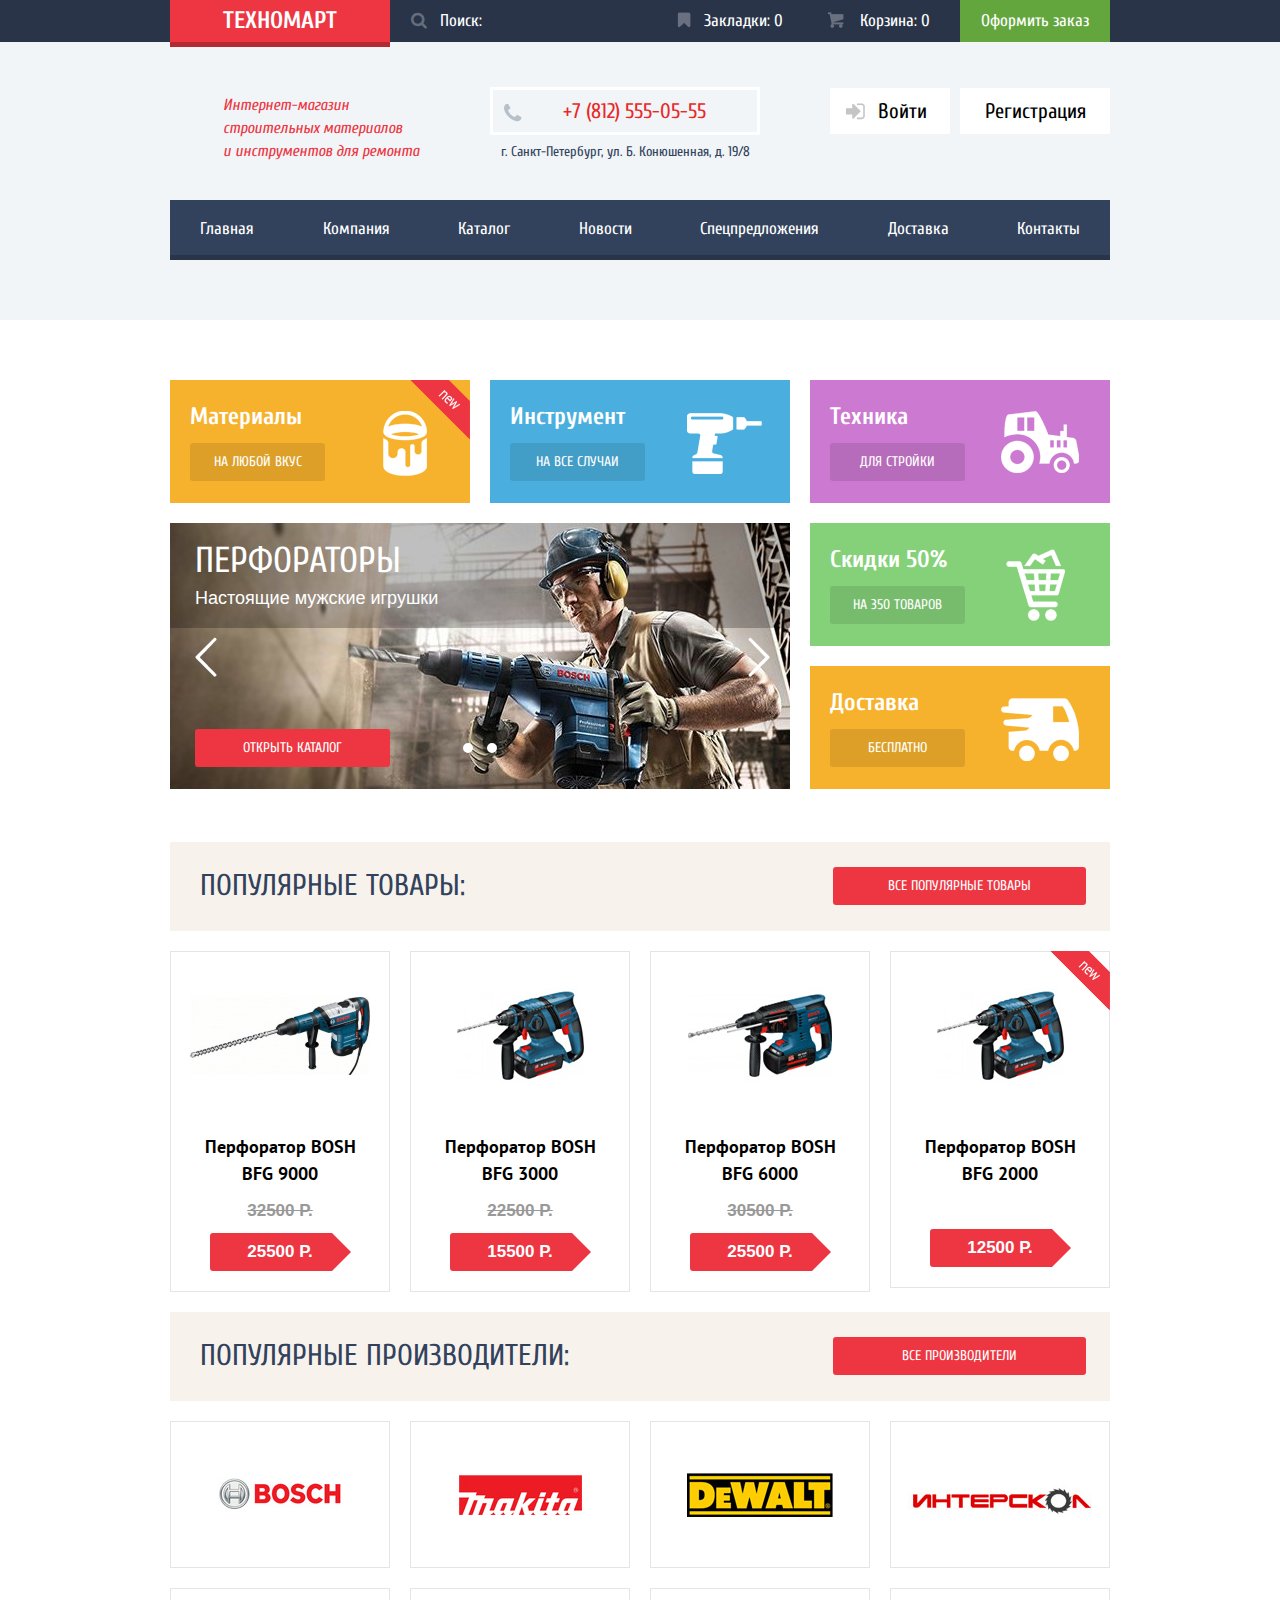
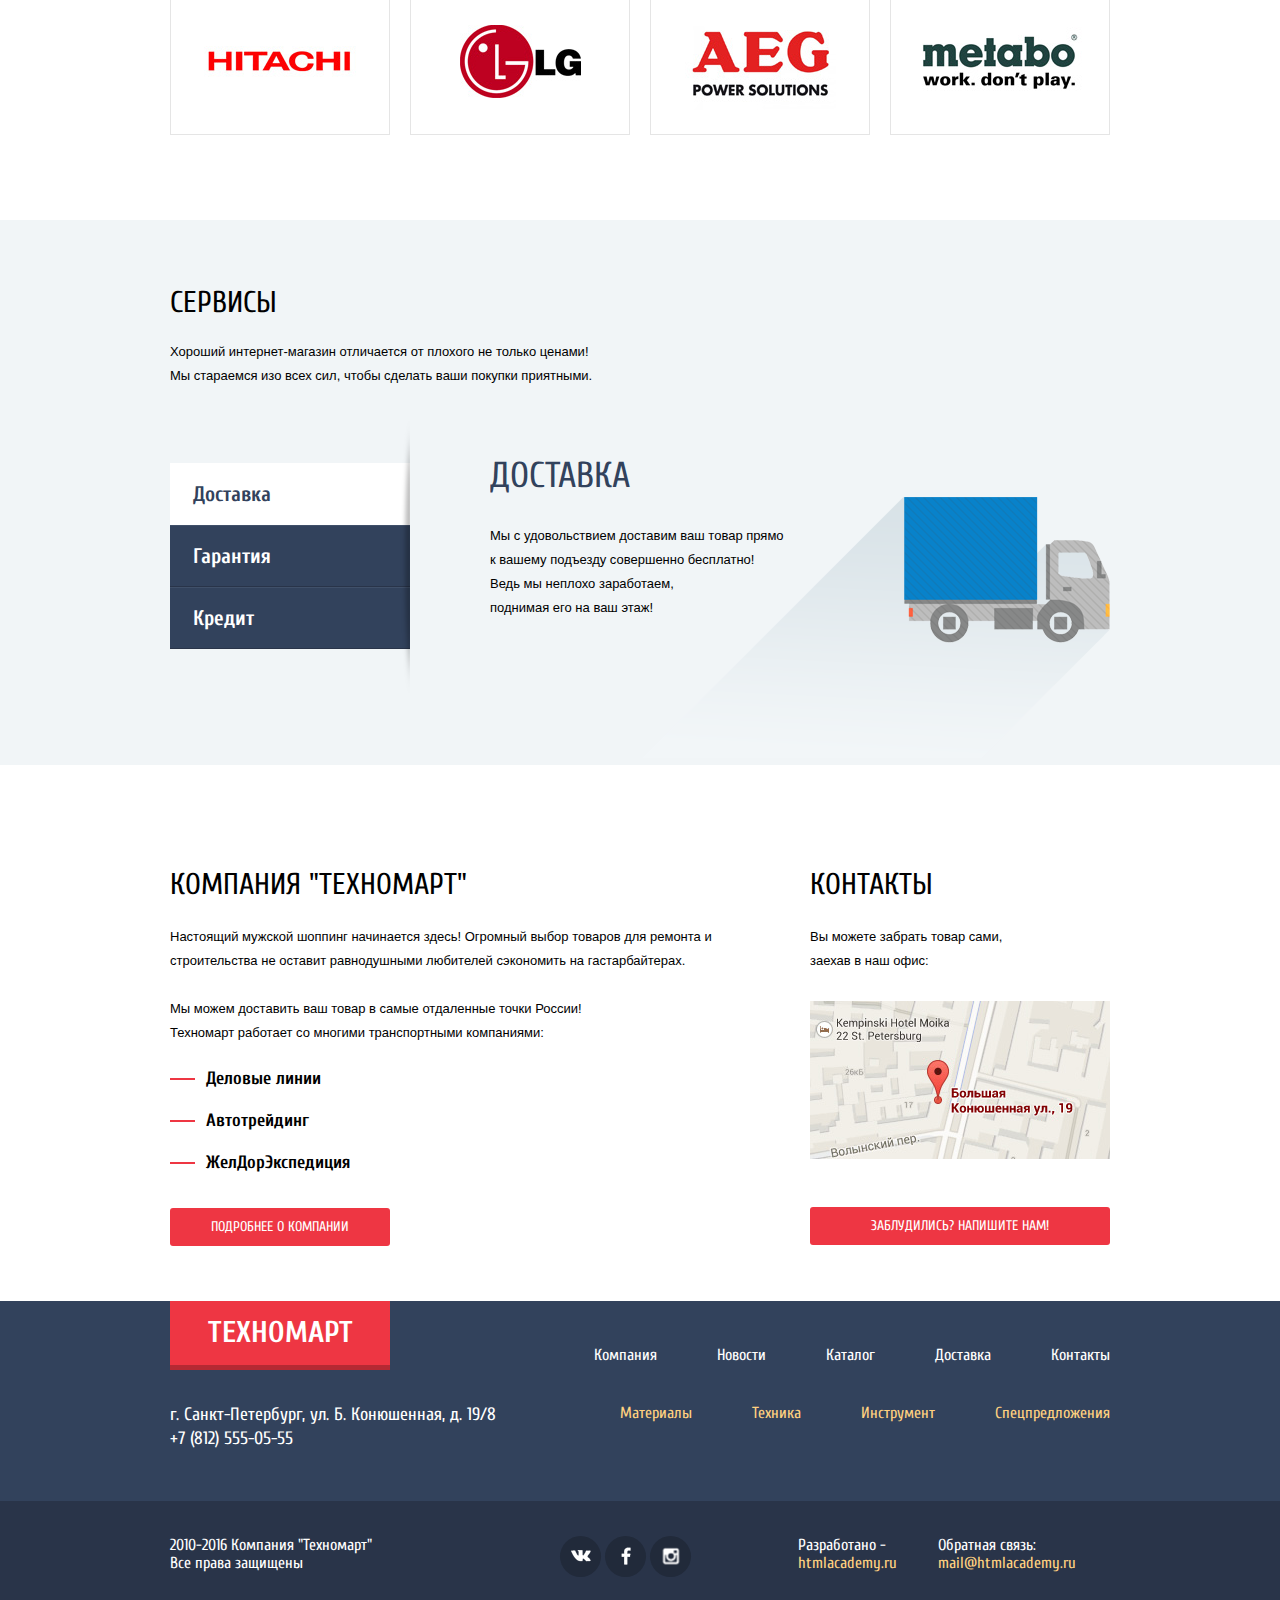
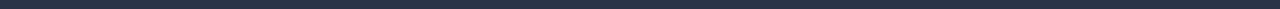
<file: index.html>
<!DOCTYPE html>
<html lang="ru">
  <head>
    <meta charset="utf-8">
    <title>Техномарт</title>
    <link href="css/normalize.css" rel="stylesheet">
    <link href="https://fonts.googleapis.com/css?family=PT+Sans:400,700&subset=latin,cyrillic" rel="stylesheet" type="text/css">
    <link href="https://fonts.googleapis.com/css?family=Cuprum:400,400italic,700&subset=latin,cyrillic" rel="stylesheet" type="text/css">
    <link href="css/style.min.css" rel="stylesheet">
  </head>
  <body>
    <header class="main-header">
      <div class="dark-scene">
        <div class="container clearfix">
          <div class="header-logo">
            <a href="index.html">ТЕХНОМАРТ</a>
          </div>
          <form action="https://echo.htmlacademy.ru" method="get">
            <input class="header-search" type="search" name="search" placeholder="Поиск:">
             <button class="btn-search icon-search" type="submit"></button>
          </form>
          <div class="header-indicate">
            <a class="marks" href="#">
              <span>Закладки:</span>
              <span>0</span>
            </a>
            <a class="basket" href="#">
              <span>Корзина:</span>
              <span>0</span>
            </a>
            <a class="send-order" href="#">Оформить заказ</a>
          </div>
        </div>
      </div>
      <div class="container">
        <p class="about">Интернет-магазин строительных материалов <br>
          и инструментов для ремонта</p>
        <div class="header-contacts">
          <p class="phone">+7 (812) 555-05-55</p> 
          <p class="address">г. Санкт-Петербург, ул. Б. Конюшенная, д. 19/8</p>
        </div>
        <div class="user-block">
          <div class="not-authorized">
            <a class="login" href="#">Войти</a>
            <a class="registration" href="#">Регистрация</a>
          </div>
          <div class="authorized user-block-hidden">
            <div class="user-name-box">
              <a class="user-name" href="#">Равшан Джамшутович</a>
              <a class="logout-icon" href="#"></a>
            </div>
            <div class="user-block-nav">
              <a href="#">Мои заказы</a>
              <a href="#">Личный кабинет</a>
              <div class="nav-separator"></div>
            </div>
          </div>
        </div>
        <nav class="main-navigation" >
          <ul>
            <li>
              <a href="index.html">Главная</a>
            </li>
            <li>
              <a href="#">Компания</a>
            </li>
            <li>
              <a href="catalog.html">Каталог</a>
            </li>
            <li>
              <a href="#">Новости</a>
            </li>
            <li>
              <a href="#">Спецпредложения</a>
            </li>
            <li>
              <a href="#">Доставка</a>
            </li>
            <li>
              <a href="#">Контакты</a>
            </li>
          </ul>
        </nav>
      </div>
    </header>
    <main class="index-content">
      <div class="container">
        <div class="promo">
          <div class="promo-top clearfix">
            <div class="promo-materials new-flag">
              <p class="promo-title">Материалы</p>
              <a class="btn promo-btn" href="#">На любой вкус</a>
            </div>
            <div class="promo-tools">
              <p class="promo-title">Инструмент</p>
              <a class="btn promo-btn" href="#">На все случаи</a>
            </div> 
            <div class="promo-technics">
              <p class="promo-title">Техника</p>
              <a class="btn promo-btn" href="#">Для стройки</a>
            </div>
          </div>
          <div class="promo-bottom clearfix">
            <div class="promo-right">
              <div class="promo-discount">
                <p class="promo-title">Скидки 50%</p>
                <a class="btn promo-btn" href="#">На 350 товаров</a>
              </div>
              <div class="promo-delivery">
                <p class="promo-title">Доставка</p>
                <a class="btn promo-btn" href="#">Бесплатно</a>
              </div>
            </div>
            <div class="promo-left">
              <div class="promo-slider">
                <input type="radio" name="toggle" id="slide-1" checked>
                <input type="radio" name="toggle" id="slide-2">
                <div class="promo-slider-controls">
                  <label for="slide-1"></label>
                  <label for="slide-2"></label>
                </div>
                <div class="promo-slider-inner">
                  <div class="promo-slider-slides">
                    <div class="slide-1">
                      <div class="slogan">
                        <h3>Перфораторы</h3>
                        <p>Настоящие мужские игрушки</p>
                      </div>
                      <img src="./img/slider-bg1.jpg" width="620" height="266" alt="Перфораторы">
                      <a class="btn slider-btn" href="catalog.html">Открыть каталог</a>
                    </div>
                    <div class="slide-2">
                      <div class="slogan">
                        <h3>Дрели</h3>
                        <p>Соседям на радость!</p>
                      </div>
                      <img src="./img/slider-bg2.jpg" width="620" height="266" alt="Дрели">
                      <a class="btn slider-btn" href="catalog.html">Открыть каталог</a>
                    </div>
                  </div>
                </div>
                <button class="promo-slider-nav slide-prev" type="button"></button>
                <button class="promo-slider-nav slide-next" type="button"></button>
              </div>
            </div>
          </div>
        </div>
        <div class="popular">
          <h2>Популярные товары:</h2>
          <a class="btn popular-btn" href="#">Все популярные товары</a>
        </div>
        <div class="index-items clearfix">
          <article class="item">
            <div class="item-icon">
              <img src="img/bosh9000.jpg" width="180" height="160" alt="Перфоратор BOSH BFG 9000">
            </div>
            <div class="item-buying">
              <a class="btn-buy" href="buying.html">Купить</a>
              <a class="btn-mark" href="#">В закладки</a>
            </div>
            <h3 class="item-name">
              <a href="#">Перфоратор BOSH BFG 9000</a>
            </h3>
            <s class="item-old-price">32500 Р.</s>
            <span class="item-price">25500 Р.</span>
          </article>
          <article class="item">
            <div class="item-icon">
              <img src="img/bosh3000.jpg" width="127" height="112" alt="Перфоратор BOSH BFG 3000">
            </div>
            <div class="item-buying">
              <a class="btn-buy" href="buying.html">Купить</a>
              <a class="btn-mark" href="#">В закладки</a>
            </div>
            <h3 class="item-name">
              <a href="#">Перфоратор BOSH BFG 3000</a>
            </h3>
            <s class="item-old-price">22500 Р.</s>
            <span class="item-price">15500 Р.</span>
          </article>
          <article class="item">
            <div class="item-icon">
              <img src="img/bosh6000.jpg" width="144" height="128" alt="Перфоратор BOSH BFG 6000">
            </div>
            <div class="item-buying">
              <a class="btn-buy" href="buying.html">Купить</a>
              <a class="btn-mark" href="#">В закладки</a>
            </div>
            <h3 class="item-name">
              <a href="#">Перфоратор BOSH BFG 6000</a>
            </h3>
            <s class="item-old-price">30500 Р.</s>
            <span class="item-price">25500 Р.</span>
          </article>
          <article class="item new">
            <div class="item-icon">
              <img src="img/bosh2000.jpg" width="127" height="112" alt="Перфоратор BOSH BFG 2000">
            </div>
            <div class="item-buying">
              <a class="btn-buy" href="buying.html">Купить</a>
              <a class="btn-mark" href="#">В закладки</a>
            </div>
            <h3 class="item-name">
              <a href="#">Перфоратор BOSH BFG 2000</a>
            </h3>
            <s class="item-old-price"></s>
            <span class="item-price">12500 Р.</span>
          </article>
        </div>
        <div class="popular">
          <h2>Популярные производители:</h2>
          <a class="btn popular-btn" href="#">Все производители</a>
        </div>
        <div class="producers">
          <a class="producer" href="#">
            <div class="producer-box">
              <img src="img/bosch.jpg" width="126" height="37" alt="Bosh">
            </div> 
          </a>
          <a class="producer" href="#"> 
            <div class="producer-box">
              <img src="img/Makita.jpg" width="123" height="40" alt="Makita">
            </div>
          </a>
          <a class="producer" href="#">
            <div class="producer-box">
              <img src="img/DeWALT.jpg" width="146" height="44" alt="Dewalt">
            </div>
          </a>
          <a class="producer" href="#"> 
            <div class="producer-box">
              <img src="img/Interskol.jpg" width="200" height="88" alt="Интерскол">
            </div>
          </a>
          <a class="producer" href="#"> 
            <div class="producer-box">
              <img src="img/Hitachi.jpg" width="169" height="31" alt="Hitachi">
            </div>
          </a>
          <a class="producer" href="#"> 
            <div class="producer-box">
              <img src="img/LG.jpg" width="121" height="73" alt="LG">
            </div>
          </a>
          <a class="producer" href="#">   
            <div class="producer-box">
              <img src="img/AEG.jpg" width="151" height="96" alt="AEG">
            </div>
          </a>
          <a class="producer" href="#">  
            <div class="producer-box">
              <img src="img/Metabo.jpg" width="204" height="69" alt="Metabo">
            </div>
          </a>
        </div>
      </div>
      <div class="service">
        <div class="container">
          <h2>Сервисы</h2>
          <p>Хороший интернет-магазин отличается от плохого не только ценами! Мы стараемся изо всех сил, чтобы сделать ваши покупки приятными.</p>
          <div class="slider-2 clearfix">
            <input type="radio" name="toggle" id="tab-1" checked>
            <input type="radio" name="toggle" id="tab-2">
            <input type="radio" name="toggle" id="tab-3">
            <div class="slider-2-controls">
                <label for="tab-1">Доставка</label>
                <label for="tab-2">Гарантия</label>
                <label for="tab-3">Кредит</label>
            </div>
            <div class="slider-2-inner">
              <div class="slider-2-pages">
                <div class="page-1">
                  <h3>Доставка</h3>
                  <p>Мы с удовольствием доставим ваш товар прямо к вашему подъезду совершенно бесплатно!<br>
                  Ведь мы неплохо заработаем,<br>
                  поднимая его на ваш этаж!</p>
                </div>
                <div class="page-2">
                  <h3>Гарантия</h3>
                  <p>Если купленный у нас товар поломается или заискрит,<br>
                  а также в случае пожара, спровоцированного его возгоранием, вы всегда можете быть уверены в нашей гарантии. Мы обменяем сгоревший товар на новый.<br>
                  Дом уж восстановите как-нибудь сами.</p>
                </div>
                <div class="page-3">
                  <h3>Кредит</h3>
                  <p>Залезть в долговую яму стало проще!
                  Кредитные консультанты придут вам на помощь.</p>
                  <a class="btn request-btn" href="#">Отправить запрос</a>
                </div>
              </div>
            </div>
          </div>
        </div>
      </div>
      <div class="container information clearfix">
        <div class="information-left-col">
          <h2>Компания "Техномарт"</h2>
          <p>Настоящий мужской шоппинг начинается здесь! Огромный выбор товаров для ремонта и строительства не оставит равнодушными любителей сэкономить на гастарбайтерах.</p>
          <p>Мы можем доставить ваш товар в самые отдаленные точки России!<br>
          Техномарт работает со многими транспортными компаниями:</p>
          <ul>
            <li><div class="marker"></div>Деловые линии</li>
            <li><div class="marker"></div>Автотрейдинг</li>
            <li><div class="marker"></div>ЖелДорЭкспедиция</li>
          </ul>
          <a class="btn info-btn" href="company.html">Подробнее о компании</a>
        </div>
        <div class="information-right-col">
          <h2>Контакты</h2>
          <p>Вы можете забрать товар сами, заехав в наш офис:</p>
          <div class="map">
            <a href="https://www.google.ru/maps/place/%D0%91%D0%BE%D0%BB%D1%8C%D1%88%D0%B0%D1%8F+%D0%9A%D0%BE%D0%BD%D1%8E%D1%88%D0%B5%D0%BD%D0%BD%D0%B0%D1%8F+%D1%83%D0%BB.,+19,+%D0%A1%D0%B0%D0%BD%D0%BA%D1%82-%D0%9F%D0%B5%D1%82%D0%B5%D1%80%D0%B1%D1%83%D1%80%D0%B3,+191186/@59.9387969,30.3208946,17z/data=!3m1!4b1!4m2!3m1!1s0x4696310fca5ba729:0xea9c53d4493c879f">
              <img src="img/map.jpg" width="300" height="158" alt="Карта">
            </a>
          </div>
          <a class="btn write-btn" href="feedback.html">Заблудились? Напишите нам!</a>
        </div>
      </div>
    </main>
    <footer class="main-footer">
      <div class="container clearfix">
        <div class="footer-logo">
          <a href="index.html">ТЕХНОМАРТ</a> 
        </div>
        <div class="footer-navigation">
          <ul class="footer-nav-1">
            <li>
              <a href="#">Компания</a>
            </li>
            <li>
              <a href="#">Новости</a>
            </li>
            <li>
              <a href="catalog.html">Каталог</a>
            </li>
            <li>
              <a href="#">Доставка</a>
            </li>
            <li>
              <a href="#">Контакты</a>
            </li>
          </ul>
          <ul class="footer-nav-2">
            <li>
              <a href="#">Материалы</a>
            </li>
            <li>
              <a href="#">Техника</a>
            </li>
            <li>
              <a href="#">Инструмент</a>
            </li>
            <li>
              <a href="#">Спецпредложения</a>
            </li>
          </ul>
        </div>
        <p class="footer-contacts">г. Санкт-Петербург, ул. Б. Конюшенная, д. 19/8   +7 (812) 555-05-55</p>
      </div>
    <div class="dark-scene">
        <div class="container clearfix">
          <div class="footer-rights">
            2010-2016 Компания "Техномарт"<br>
            Все права защищены
          </div>
          <div class="footer-social">
            <a class="social-btn social-btn-vk" href="#">Вконтакте</a>
            <a class="social-btn social-btn-fb" href="#">Фейсбук</a>
            <a class="social-btn social-btn-inst" href="#">Инстаграм</a>
          </div>
          <div class="footer-feedback">
            Обратная связь:
            <a class="feedback-email" href="mailto:mail@htmlacademy.ru">mail@htmlacademy.ru</a>
          </div>
          <div class="footer-copyright">
           Разработано -<br>
           <a class="copyright-address" href="https://htmlacademy.ru">htmlacademy.ru</a>
          </div>
        </div>
      </div>
    </footer>
    <div class="modal-content">
      <div class="modal-map">
        <iframe src="https://www.google.com/maps/embed?pb=!1m18!1m12!1m3!1d1998.6037999040354!2d30.322010416394033!3d59.938716271971415!2m3!1f0!2f0!3f0!3m2!1i1024!2i768!4f13.1!3m3!1m2!1s0x4696310fca5ba729%3A0xea9c53d4493c879f!2sBolshaya+Konyushennaya+ul.%2C+19%2C+Sankt-Peterburg%2C+Russia%2C+191186!5e0!3m2!1sen!2s!4v1441888483426" width="970" height="476" allowfullscreen></iframe>
        <button class="modal-content-close" type="button" title="Закрыть"></button>
      </div>
      <div class="modal-write-us">
        <form action="https://echo.htmlacademy.ru" method="post">
          <div class="modal-container">
            <div class="write-us-name">
              <label for="name">Ваше имя:</label>
              <input id="name" type="text" name="name" placeholder="Представьтесь, пожалуйста" required>
            </div>
            <div class="write-us-email">
              <label for="email">Ваш e-mail:</label>
              <input id="email" type="text" name="email" placeholder="Для отправки ответа" required>
            </div>
            <div class="write-us-letter">
              <label for="letter">Текст письма:</label>
              <textarea id="letter" name="letter" rows="5" cols="62" placeholder="В свободной форме" required></textarea>
            </div>
          </div>
          <div class="modal-btn-area">
            <div class="modal-container">
              <button class="btn write-us-btn" type="submit">Отправить</button>
            </div>
          </div>
        </form>
        <button class="modal-content-close" type="button" title="Закрыть"></button>
      </div>
      <div class="modal-buying-confirm">
        <div class="modal-container">
          <div class="confirm-check"></div>
          <span>Товар добавлен в корзину!</span>
        </div>
        <div class="modal-btn-area">
          <div class="modal-container">
            <a class="btn confirm-btn" href="#">Оформить заказ</a>
            <a class="btn continue-btn" href="#">Продолжить покупки</a>
            <button class="modal-content-close" type="button" title="Закрыть"></button>
          </div>
        </div>
      </div>
    </div>
    <script src="js/script.min.js"></script>
  </body>
</html>
</file>
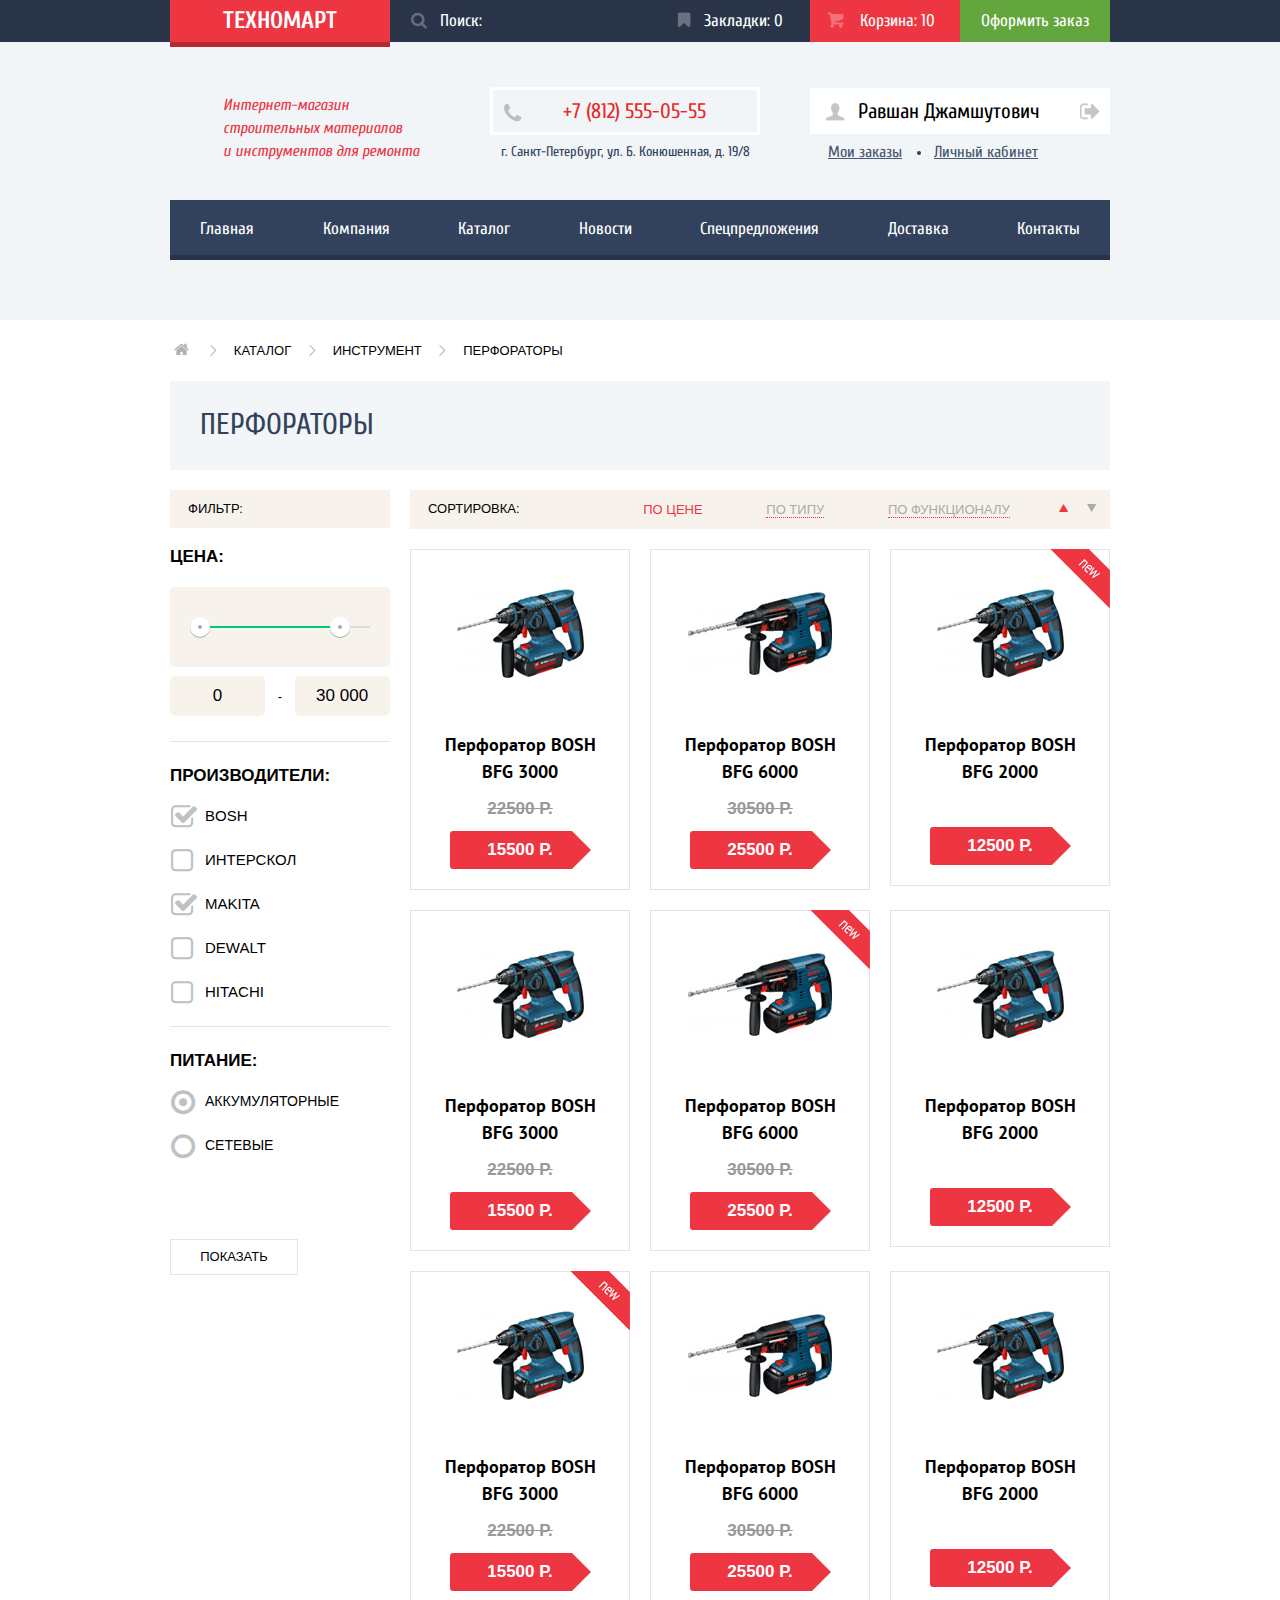
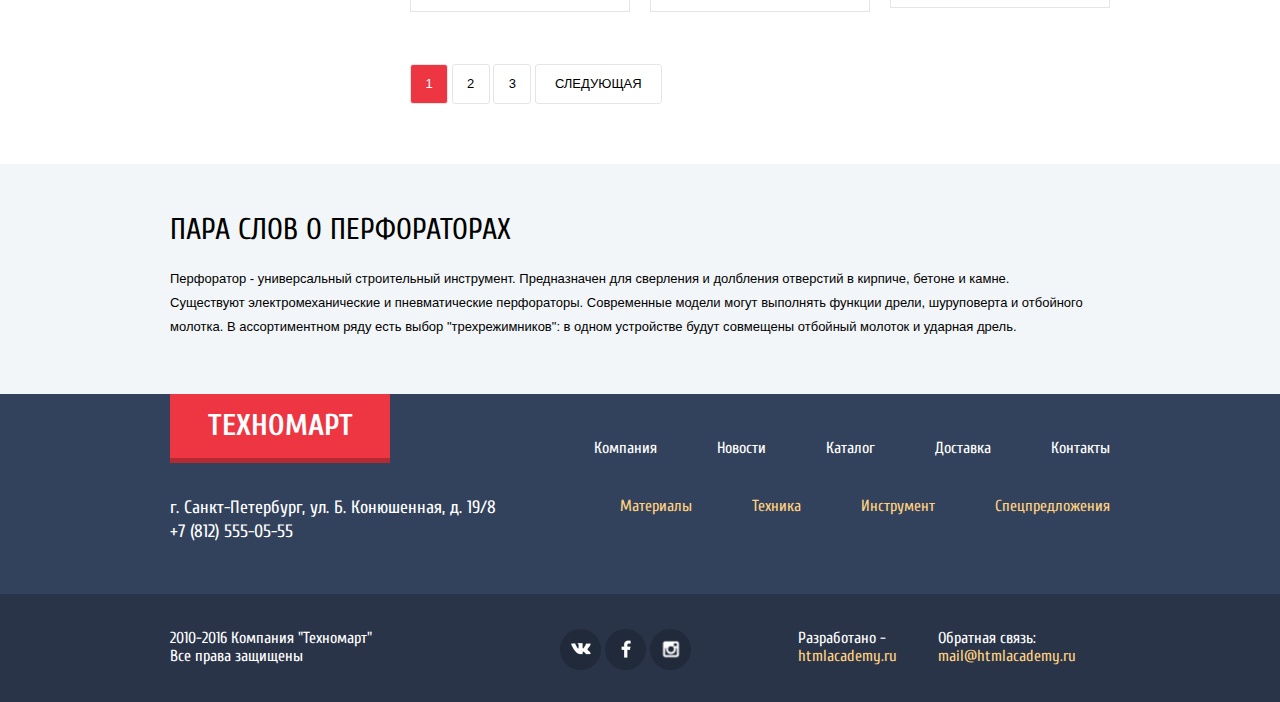
<file: catalog.html>
<!DOCTYPE html>
<html lang="ru">
  <head>
    <meta charset="utf-8">
    <title>Техномарт</title>
    <link href="css/normalize.css" rel="stylesheet">
    <link href="https://fonts.googleapis.com/css?family=PT+Sans:400,700&subset=latin,cyrillic" rel="stylesheet" type="text/css">
    <link href="https://fonts.googleapis.com/css?family=Cuprum:400,400italic,700&subset=latin,cyrillic" rel="stylesheet" type="text/css">
    <link href="css/style.min.css" rel="stylesheet">
  </head>
  <body>
  <header class="main-header">
      <div class="dark-scene">
        <div class="container clearfix">
          <div class="header-logo">
            <a href="index.html">ТЕХНОМАРТ</a>
          </div>
          <form action="https://echo.htmlacademy.ru" method="get">
            <input class="header-search" type="search" name="search" placeholder="Поиск:">
             <button class="btn-search icon-search" type="submit"></button>
          </form>
          <div class="header-indicate">
            <a class="marks" href="#">
              <span>Закладки:</span>
              <span>0</span>
            </a>
            <a class="basket full-indicate" href="#">
              <span>Корзина:</span>
              <span>10</span>
            </a>
            <a class="send-order" href="#">Оформить заказ</a>
          </div>
        </div>
      </div>
      <div class="container">
        <p class="about">Интернет-магазин строительных материалов <br>
          и инструментов для ремонта</p>
        <div class="header-contacts">
          <p class="phone">+7 (812) 555-05-55</p> 
          <p class="address">г. Санкт-Петербург, ул. Б. Конюшенная, д. 19/8</p>
        </div>
        <div class="user-block">
          <div class="not-authorized user-block-hidden">
            <a class="login" href="#">Войти</a>
            <a class="registration" href="#">Регистрация</a>
          </div>
          <div class="authorized">
            <div class="user-name-box">
              <a class="user-name" href="#">Равшан Джамшутович</a>
              <a class="logout-icon" href="#"></a>
            </div>
            <div class="user-block-nav">
              <a href="#">Мои заказы</a>
              <a href="#">Личный кабинет</a>
              <div class="nav-separator"></div>
            </div>
          </div>
        </div>
        <nav class="main-navigation" >
          <ul>
            <li>
              <a href="index.html">Главная</a>
            </li>
            <li>
              <a href="#">Компания</a>
            </li>
            <li>
              <a href="catalog.html">Каталог</a>
            </li>
            <li>
              <a href="#">Новости</a>
            </li>
            <li>
              <a href="#">Спецпредложения</a>
            </li>
            <li>
              <a href="#">Доставка</a>
            </li>
            <li>
              <a href="#">Контакты</a>
            </li>
          </ul>
        </nav>
      </div>
    </header>
    <main class="index-content">
      <div class="container">
        <div class="breadcrumbs">
          <ul>
            <li>
              <a class="icon-home" href="index.html"></a>
            </li>
            <li class="icon-right"></li>
            <li>
              <a href="catalog.html">Каталог</a>
            </li>
            <li class="icon-right"></li>
            <li>
              <a href="#">Инструмент</a>
            </li>
            <li class="icon-right"></li>
            <li>Перфораторы</li>
          </ul>
        </div>
        <h1>Перфораторы</h1>
        <div class="catalog-content clearfix">
          <aside class="catalog-content-left-column">
          <p class="column-top">Фильтр:</p>
          <form class="filter" action="https://echo.htmlacademy.ru" method="get">
            <fieldset class="filter-1">
              <legend>Цена:</legend>
              <div class="price-filter">
                <div class="range-controls">
                  <div class="scale">
                    <div class="bar"></div>
                  </div>
                  <div class="toggle min-toggle"></div>
                  <div class="toggle max-toggle"></div>
                </div>
                <div class="price-controls">
                  <input class="min-price" type="text" value="0">
                  <span>-</span>
                  <input class="max-price" type="text" value="30 000">
                </div>
              </div>
            </fieldset>
            <fieldset class="filter-2">
              <legend>Производители:</legend>
              <input id="bosh" type="checkbox" name="bosh" checked>
              <label for="bosh"> Bosh </label>
              <input id="interskol" type="checkbox" name="interskol">
              <label for="interskol"> Интерскол </label>
              <input id="makita" type="checkbox" name="makita" checked>
              <label for="makita"> Makita </label>
              <input id="dewalt" type="checkbox" name="dewalt">
              <label for="dewalt"> Dewalt </label>
              <input id="hitachi" type="checkbox" name="hitachi">
              <label for="hitachi"> Hitachi </label>
            </fieldset>
            <fieldset class="filter-3">
              <legend>Питание:</legend>
              <input id="battery" type="radio" name="power" value="battery" checked>
              <label for="battery"> Аккумуляторные </label>
              <input id="electric" type="radio" name="power" value="electricity">
              <label for="electric"> Сетевые </label>
            </fieldset>
            <button class="btn-filter" type="submit">Показать</button> 
          </form>
        </aside>
          <div class="catalog-content-right-column">
          <div class="column-top sorting">
            <span>Сортировка:</span>
            <ul class="sorting-types">
              <li>
                <a href="#" class="active-sort">По цене</a>
              </li>
              <li>
                <a href="#">По типу</a>
              </li>
              <li>
                <a href="#">По функционалу</a>
              </li>
            </ul>
            <div class="sorting-range-indicate">
              <a class="icon-up-dir active-sort" href="#"></a>
              <a class="icon-down-dir" href="#"></a>
            </div>
          </div>
          <div class="catalog-list clearfix">
            <article class="item">
              <div class="item-icon">
                <img src="img/bosh3000.jpg" width="127" height="112" alt="Перфоратор BOSH BFG 3000">
              </div>
              <div class="item-buying">
                <a class="btn-buy" href="buying.html">Купить</a>
                <a class="btn-mark" href="#">В закладки</a>
              </div>
              <h3 class="item-name">
                <a href="#">Перфоратор BOSH BFG 3000</a>
              </h3>
              <s class="item-old-price">22500 Р.</s>
              <span class="item-price">15500 Р.</span>
            </article>
            <article class="item">
              <div class="item-icon">
                <img src="img/bosh6000.jpg" width="144" height="128" alt="Перфоратор BOSH BFG 6000">
              </div>
              <div class="item-buying">
                <a class="btn-buy" href="buying.html">Купить</a>
                <a class="btn-mark" href="#">В закладки</a>
              </div>
              <h3 class="item-name">
                <a href="#">Перфоратор BOSH BFG 6000</a>
              </h3>
              <s class="item-old-price">30500 Р.</s>
              <span class="item-price">25500 Р.</span>
            </article>
            <article class="item new">
              <div class="item-icon">
                <img src="img/bosh2000.jpg" width="127" height="112" alt="Перфоратор BOSH BFG 2000">
              </div>
              <div class="item-buying">
                <a class="btn-buy" href="buying.html">Купить</a>
                <a class="btn-mark" href="#">В закладки</a>
              </div>
              <h3 class="item-name">
                <a href="#">Перфоратор BOSH BFG 2000</a>
              </h3>
              <s class="item-old-price"></s>
              <span class="item-price">12500 Р.</span>
            </article>
            <article class="item">
              <div class="item-icon">
                <img src="img/bosh3000.jpg" width="127" height="112" alt="Перфоратор BOSH BFG 3000">
              </div>
              <div class="item-buying">
                <a class="btn-buy" href="buying.html">Купить</a>
                <a class="btn-mark" href="#">В закладки</a>
              </div>
              <h3 class="item-name">
                <a href="#">Перфоратор BOSH BFG 3000</a>
              </h3>
              <s class="item-old-price">22500 Р.</s>
              <span class="item-price">15500 Р.</span>
            </article>
            <article class="item new">
              <div class="item-icon">
                <img src="img/bosh6000.jpg" width="144" height="128" alt="Перфоратор BOSH BFG 6000">
              </div>
              <div class="item-buying">
                <a class="btn-buy" href="buying.html">Купить</a>
                <a class="btn-mark" href="#">В закладки</a>
              </div>
              <h3 class="item-name">
                <a href="#">Перфоратор BOSH BFG 6000</a>
              </h3>
              <s class="item-old-price">30500 Р.</s>
              <span class="item-price">25500 Р.</span>
            </article>
            <article class="item">
              <div class="item-icon">
                <img src="img/bosh2000.jpg" width="127" height="112" alt="Перфоратор BOSH BFG 2000">
              </div>
              <div class="item-buying">
                <a class="btn-buy" href="buying.html">Купить</a>
                <a class="btn-mark" href="#">В закладки</a>
              </div>
              <h3 class="item-name">
                <a href="#">Перфоратор BOSH BFG 2000</a>
              </h3>
              <s class="item-old-price"></s>
              <span class="item-price">12500 Р.</span>
            </article>
            <article class="item new">
              <div class="item-icon">
                <img src="img/bosh3000.jpg" width="127" height="112" alt="Перфоратор BOSH BFG 3000">
              </div>
              <div class="item-buying">
                <a class="btn-buy" href="buying.html">Купить</a>
                <a class="btn-mark" href="#">В закладки</a>
              </div>
              <h3 class="item-name">
                <a href="#">Перфоратор BOSH BFG 3000</a>
              </h3>
              <s class="item-old-price">22500 Р.</s>
              <span class="item-price">15500 Р.</span>
            </article>
            <article class="item">
              <div class="item-icon">
                <img src="img/bosh6000.jpg" width="144" height="128" alt="Перфоратор BOSH BFG 6000">
              </div>
              <div class="item-buying">
                <a class="btn-buy" href="buying.html">Купить</a>
                <a class="btn-mark" href="#">В закладки</a>
              </div>
              <h3 class="item-name">
                <a href="#">Перфоратор BOSH BFG 6000</a>
              </h3>
              <s class="item-old-price">30500 Р.</s>
              <span class="item-price">25500 Р.</span>
            </article>
            <article class="item">
              <div class="item-icon">
                <img src="img/bosh2000.jpg" width="127" height="112" alt="Перфоратор BOSH BFG 2000">
              </div>
              <div class="item-buying">
                <a class="btn-buy" href="buying.html">Купить</a>
                <a class="btn-mark" href="#">В закладки</a>
              </div>
              <h3 class="item-name">
                <a href="#">Перфоратор BOSH BFG 2000</a>
              </h3>
              <s class="item-old-price"></s>
              <span class="item-price">12500 Р.</span>
            </article>
          </div>
          <div class="paginator"> 
            <a class="btn-page current" href="#">1</a> 
            <a class="btn-page" href="#">2</a>
            <a class="btn-page" href="#">3</a>
            <a class="btn-page next" href="#">Следующая</a>
          </div>  
        </div>
        </div>
      </div>
      <div class="catalog-text">
        <div class="container">
          <h2>Пара слов о перфораторах</h2>
          <p>Перфоратор - универсальный строительный инструмент. Предназначен для сверления и долбления отверстий в кирпиче, бетоне и камне.<br>
            Существуют электромеханические и пневматические перфораторы. Современные модели могут выполнять функции дрели, шуруповерта и отбойного молотка. В ассортиментном ряду есть выбор "трехрежимников": в одном устройстве будут совмещены отбойный молоток и ударная дрель.</p>
        </div>
      </div>
    </main>
    <footer class="main-footer">
      <div class="container clearfix">
        <div class="footer-logo">
          <a href="index.html">ТЕХНОМАРТ</a> 
        </div>
        <div class="footer-navigation">
          <ul class="footer-nav-1">
            <li>
              <a href="#">Компания</a>
            </li>
            <li>
              <a href="#">Новости</a>
            </li>
            <li>
              <a href="#">Каталог</a>
            </li>
            <li>
              <a href="#">Доставка</a>
            </li>
            <li>
              <a href="#">Контакты</a>
            </li>
          </ul>
          <ul class="footer-nav-2">
            <li>
              <a href="#">Материалы</a>
            </li>
            <li>
              <a href="#">Техника</a>
            </li>
            <li>
              <a href="#">Инструмент</a>
            </li>
            <li>
              <a href="#">Спецпредложения</a>
            </li>
          </ul>
        </div>
        <p class="footer-contacts">г. Санкт-Петербург, ул. Б. Конюшенная, д. 19/8   +7 (812) 555-05-55</p>
      </div>
      <div class="dark-scene">
        <div class="container clearfix">
          <div class="footer-rights">
            2010-2016 Компания "Техномарт"<br>
            Все права защищены
          </div>
          <div class="footer-social">
            <a class="social-btn social-btn-vk" href="#">Вконтакте</a>
            <a class="social-btn social-btn-fb" href="#">Фейсбук</a>
            <a class="social-btn social-btn-inst" href="#">Инстаграм</a>
          </div>
          <div class="footer-feedback">
            Обратная связь:
            <a class="feedback-email" href="mailto:mail@htmlacademy.ru">mail@htmlacademy.ru</a>
          </div>
          <div class="footer-copyright">
           Разработано -<br>
           <a class="copyright-address" href="https://htmlacademy.ru">htmlacademy.ru</a>
          </div>
        </div>
      </div>
    </footer>
    <div class="modal-content">
      <div class="modal-buying-confirm">
        <div class="modal-container">
          <div class="confirm-check"></div>
          <span>Товар добавлен в корзину!</span>
        </div>
        <div class="modal-btn-area">
          <div class="modal-container">
            <a class="btn confirm-btn" href="#">Оформить заказ</a>
            <a class="btn continue-btn" href="#">Продолжить покупки</a>
            <button class="modal-content-close" type="button" title="Закрыть"></button>
          </div>
        </div>
      </div>
    </div>
    <script src="js/script.min.js"></script>
  </body>
</html>
</file>
<file: css/style.min.css>
body,html{margin:0;padding:0}body{min-width:960px;font-family:"PTSans","Arial",sans-serif;font-size:13px;line-height:24px;font-weight:400;color:#000;position:relative}@font-face{font-weight:400;font-style:normal;font-family:"symbols-technomart";src:url("../fonts/symbols-technomart.woff") format("woff"),url("../fonts/symbols-technomart.woff2") format("woff2")}[class*=" icon-"]::before,[class^=icon-]::before{display:inline-block;width:1em;margin-right:.2em;margin-left:.2em;font-weight:400;line-height:1em;font-family:"symbols-technomart";text-align:center;text-transform:none;text-decoration:inherit;font-style:normal;font-variant:normal;speak:none}.icon-left::before{content:"\3c"}.icon-right::before{content:"\3e"}.icon-basket::before{content:"\62"}.icon-facebook::before{content:"\66"}.icon-twitter::before{content:"\74"}.icon-vk::before{content:"\76"}.icon-up::before{content:"\2c4"}.icon-down::before{content:"\2c5"}.icon-left-big::before{content:"\2190"}.icon-right-big::before{content:"\2192"}.icon-login::before{content:"\2386"}.icon-logout::before{content:"\241b"}.icon-up-dir::before{content:"\25b2"}.icon-down-dir::before{content:"\25bc"}.icon-circle::before{content:"\25cb"}.icon-circle-dot::before{content:"\25cf"}.icon-star::before{content:"\2605"}.icon-check-off::before{content:"\2610"}.icon-check-on::before{content:"\2611"}.icon-youtube::before{content:"\f39e"}.icon-home::before{content:"🏠"}.icon-user::before{content:"👨"}.icon-phone::before{content:"📞"}.icon-instagramm::before{content:"📷"}.icon-search::before{content:"🔍"}.icon-bookmark::before{content:"🔖"}h1,h2{font-family:"Cuprum","Arial",sans-serif;font-size:30px;line-height:30px;font-weight:400;text-transform:uppercase;color:#32425c}.catalog-text h2,.service h2{color:#000;line-height:24px}.information h2{color:#000;line-height:auto}h1{text-align:left;padding-left:30px;padding-top:29px;padding-bottom:30px;margin:0 0 20px;background-color:#f2f6f8}h3{font-family:"Cuprum","Arial",sans-serif;font-size:36px;line-height:24px;font-weight:400;text-transform:uppercase;color:#32425c}.clearfix::after{content:"";display:table;clear:both}.container{width:940px;margin:0 auto;padding:0 10px}.main-header{font-family:"Cuprum","Arial",sans-serif;color:#fff;background-color:#f1f5f7;padding-bottom:60px}.header-logo{float:left;width:220px;text-align:center;background-color:#ee3643;box-shadow:0 5px 0 0 #b52933}.header-logo a{display:block;font-family:"Cuprum","Arial",sans-serif;font-size:24px;line-height:24px;font-weight:700;color:#fff;text-decoration:none;padding:9px 0}.header-logo:hover{background-color:#ca2c37;box-shadow:0 5px 0 0 #9a212a}.header-logo:active{background-color:#ba2732;box-shadow:0 5px 0 0 #8e1e26}.main-header form{float:left;position:relative}.btn-search{width:42px;height:42px;border:0;background-color:rgba(0,0,0,0);position:absolute;top:0;left:8px;color:rgba(255,255,255,.3);font-size:17px}.header-search{margin:0;border:0;width:220px;background-color:rgba(255,255,255,0);line-height:18px;font-family:"Cuprum","Arial",sans-serif;font-size:17px;padding:12px 0 12px 50px}.header-search::-webkit-input-placeholder{color:#fff}input[type=search]::-moz-input-placeholder{color:#fff}.main-header form:hover{background-color:#212a3a}.main-header form:hover .btn-search{color:#fff}input[type=search]:focus{color:#000;outline:none;background-color:#fff}input[type=search]:focus+.btn-search{color:#ee3643}.header-indicate{float:right;width:450px;font-size:0;position:relative}.marks{display:inline-block;width:106px;font-size:17px;line-height:18px;padding:12px 0 12px 44px;color:#fff;text-decoration:none;vertical-align:middle}.marks::before{position:absolute;content:"";background:url("../img/sprite.png") no-repeat -10px -46px;width:14px;height:16px;top:12px;left:17px;opacity:.3}.marks:hover{background-color:#212a3a}.marks:hover::before{opacity:1}.marks:active{background-color:#161d29;color:rgba(255,255,255,.6)}.marks:active::before{opacity:.5}.basket{display:inline-block;width:100px;font-size:17px;line-height:18px;padding:12px 0 12px 50px;color:#fff;text-decoration:none;vertical-align:middle}.basket::before{position:absolute;content:"";background:url("../img/sprite.png") no-repeat -10px -10px;width:17px;height:16px;top:12px;left:167px;opacity:.3}.basket:hover{background-color:#212a3a}.basket:hover::before{opacity:1}.basket:active{background-color:#161d29;color:rgba(255,255,255,.6)}.basket:active::before{opacity:.5}.full-indicate{background-color:#ee3643}.send-order{display:inline-block;width:150px;font-size:17px;line-height:18px;color:#fff;background-color:#63a63e;text-decoration:none;padding-top:12px;padding-bottom:12px;text-align:center;vertical-align:middle}.send-order:hover{background-color:#5fbb2d}.send-order:active{background-color:#518534;color:rgba(255,255,255,.51)}.dark-scene{background-color:#293449}.about{float:left;width:197px;min-height:70px;font-style:italic;font-size:16px;line-height:23px;color:#ee3643;padding-left:53px;margin-top:52px;margin-bottom:36px;margin-right:70px}.header-contacts{float:left;width:270px;margin-top:45px}.phone{width:145px;font-size:21px;color:#e9292a;border:3px solid #fff;padding:9px 49px 9px 70px;margin:0;position:relative}.phone::before{position:absolute;content:"";background:url("../img/sprite.png") no-repeat -10px -365px;width:19px;height:19px;top:13px;left:10px}.address{font-size:14px;line-height:24px;text-align:center;color:#32425c;margin:0;padding-top:5px}.user-block{float:right;width:320px;min-height:70px;margin-top:46px;font-size:0;position:relative}.user-block-hidden{display:none}.not-authorized{padding-left:40px}.authorized{padding-left:20px}.login{display:inline-block;width:45px;min-height:23px;vertical-align:middle;font-family:"Cuprum","Arial",sans-serif;font-size:21px;font-weight:400;text-decoration:none;color:#000;padding:11px 27px 11px 48px;background:#fff;margin-right:10px}.login::before{content:"";display:block;position:absolute;background:url("../img/sprite.png") no-repeat -10px -217px;width:20px;height:17px;top:15px;left:55px}.login:hover{color:#ee3643}.login:hover::before{background:url("../img/sprite.png") no-repeat -10px -254px}.login:active{color:rgba(0,0,0,.3)}.login:active::before{background:url("../img/sprite.png") no-repeat -10px -217px}.registration{display:inline-block;width:150px;min-height:23px;vertical-align:middle;font-family:"Cuprum","Arial",sans-serif;font-size:21px;font-weight:400;text-decoration:none;color:#000;text-align:center;background:#fff;padding-top:11px;padding-bottom:11px}.registration:hover{color:#ee3643}.registration:active{color:rgba(0,0,0,.3)}.user-name{display:inline-block;width:187px;min-height:23px;font-family:"Cuprum","Arial",sans-serif;font-size:21px;font-weight:400;text-decoration:none;color:#000;background:#fff;vertical-align:middle;padding:11px 65px 11px 48px;margin-bottom:9px}.logout-icon::after,.user-name::before{content:"";display:block;position:absolute;top:15px}.user-name::before{background:url("../img/sprite.png") no-repeat -10px -464px;left:35px;width:20px;height:18px}.logout-icon::after{background:url("../img/sprite.png") no-repeat -10px -291px;width:21px;height:17px;right:10px}.user-block-nav a{font-family:"Cuprum","Arial",sans-serif;font-size:16px;line-height:18px;font-weight:400;color:#49586f;padding-left:18px;padding-right:14px}.user-name:hover::before{background:url("../img/sprite.png") no-repeat -10px -502px}.logout-icon:hover::after{background:url("../img/sprite.png") no-repeat -10px -328px}.user-name:active::before{background:url("../img/sprite.png") no-repeat -10px -464px}.logout-icon:active::after{background:url("../img/sprite.png") no-repeat -10px -291px}.user-block-nav a:hover{color:#ee3643}.user-block-nav a:active,.user-name:active{color:rgba(0,0,0,.3)}.nav-separator{width:4px;height:4px;background-color:#32425c;border-radius:50%;position:absolute;bottom:14px;left:127px}.main-navigation{clear:both;width:940px;height:60px;background-color:#32425c;box-shadow:inset 0 -10px 0 -5px #293449;text-align:center}.main-navigation ul{margin:0;padding:0;font-size:0;list-style:none;display:-webkit-box;display:-webkit-flex;display:-ms-flexbox;display:flex;-webkit-box-pack:justify;-webkit-justify-content:space-between;-ms-flex-pack:justify;justify-content:space-between}.main-navigation li{display:inline-block;vertical-align:middle}.main-navigation a{display:block;padding:20px 30px;color:#fff;font-family:"Cuprum","Arial",sans-serif;font-size:17px;line-height:17px;font-weight:400;text-decoration:none}.main-navigation a:hover{background-color:#293449}.main-navigation a:active{background-color:#1d2739;color:rgba(255,255,255,.5)}.btn,.promo-title{font-family:"Cuprum","Arial",sans-serif;color:#fff}.promo-title{margin:0 0 11px;font-size:24px;line-height:30px;font-weight:700}.btn{display:block;font-size:14px;line-height:18px;font-weight:400;text-decoration:none;text-align:center;padding-top:10px;padding-bottom:10px;border-radius:3px;text-transform:uppercase}.btn:hover{background-color:#ca2c37}.btn:active{background-color:#ba2732}.promo-btn{width:135px;background-color:rgba(0,0,0,.1)}.promo-btn:hover{background-color:rgba(0,0,0,.2)}.promo-btn:active{background-color:rgba(0,0,0,.3)}.promo-materials{float:left;margin-right:20px;background:#f6b22d url("../img/materials.png") no-repeat 213px 31px}.promo-materials,.promo-technics,.promo-tools{width:260px;min-height:79px;padding:22px 20px;position:relative}.promo-tools{margin-right:20px;background:#4aafde url("../img/tools.png") no-repeat 197px 33px;float:left}.promo-technics{float:right;background:#cc79d1 url("../img/technics.png") no-repeat 191px 31px}.promo{margin-top:60px;margin-bottom:53px}.promo-top{margin-bottom:20px}.promo-left{float:left}.promo-right{float:right}.promo-delivery,.promo-discount{width:260px;min-height:79px;padding:22px 20px;position:relative}.promo-discount{margin-bottom:20px;background:#85d179 url("../img/discount.png") no-repeat 196px 26px}.promo-delivery{background:#f6b22d url("../img/deliver.png") no-repeat 191px 32px}.promo-slider{width:620px;height:266px;position:relative}.promo-slider-inner{overflow:hidden}.promo-slider-slides{width:200%;-webkit-transition:-webkit-transform 0s ease;transition:transform 0s ease;transition:transform 0s ease,-webkit-transform 0s ease}.slide-1,.slide-2{float:left;position:relative}.slogan{position:absolute;left:25px;top:23px}.promo-slider-controls{position:absolute;width:150px;left:calc(50% - 75px);bottom:36px;z-index:100;text-align:center}.promo-slider-controls label{display:inline-block;width:6px;height:6px;margin:0 5px;background:#fff;cursor:pointer;vertical-align:bottom;border:2px solid #fff;border-radius:50%;-webkit-transition:background-color 0s;transition:background-color 0s}.promo-slider input[type=radio]{display:none}#slide-1:checked~.promo-slider-controls label[for=slide-1],#slide-2:checked~.promo-slider-controls label[for=slide-2]{background-color:#ee3643}#slide-1:checked~.promo-slider-inner .promo-slider-slides{-webkit-transform:translate(0);transform:translate(0)}#slide-2:checked~.promo-slider-inner .promo-slider-slides{-webkit-transform:translate(-620px);transform:translate(-620px)}.slider-btn{position:absolute;width:195px;background-color:#ee3643;bottom:30px;left:25px}.slogan h3{font-family:"Cuprum","Arial",sans-serif;font-size:36px;line-height:30px;font-weight:400;text-transform:uppercase;color:#fff;padding:0;margin:0 0 10px}.slogan p{padding:0;margin:0;font-size:18px;color:#fff}.promo-slider-nav{position:absolute;width:22px;height:40px;background-color:rgba(0,0,0,0);border:none;background-image:url("../img/sprite.png");background-repeat:no-repeat}.slide-prev{left:25px;top:114px;background-position:-10px -157px}.slide-next{top:114px;right:20px;width:22px;background-position:-10px -404px}.promo-slider-nav:focus{outline:none}.new-flag::before{position:absolute;top:0;right:0;z-index:10;width:60px;height:60px;content:"";background:url("../img/new.png") no-repeat 0 0}.popular{min-height:89px;padding-left:30px;padding-right:24px;margin-bottom:20px;background-color:#f7f3ec}.popular h2{float:left;margin-top:29px}.popular-btn{float:right;width:253px;margin:25px 0;background-color:#ee3643}.catalog-list,.index-items{font-size:0}.item{display:inline-block;vertical-align:top;width:218px;min-height:316px;position:relative;font-weight:700;text-align:center;border:1px solid #e5e5e5;margin-right:20px;margin-bottom:20px}.catalog-list .item:nth-child(3n),.index-items .item:nth-child(4n){margin-right:0}.item-icon{width:218px;min-height:168px;display:-webkit-box;display:-webkit-flex;display:-ms-flexbox;display:flex;-webkit-box-orient:vertical;-webkit-box-direction:normal;-webkit-flex-direction:column;-ms-flex-direction:column;flex-direction:column;-webkit-box-pack:center;-webkit-justify-content:center;-ms-flex-pack:center;justify-content:center;resize:vertical}.item-icon img{max-width:100%;height:auto;margin:auto}.item-name{padding:0 25px;margin-top:10px;margin-bottom:15px}.item-name a{font-family:"PT Sans","Arial",sans-serif;font-size:18px;line-height:20px;font-weight:700;text-decoration:none;text-transform:none;text-align:center;color:#000}.item-old-price{display:block;min-height:20px;margin-bottom:10px;font-size:17px;text-decoration:line-through;color:#999}.item-price{display:block;position:relative;width:80px;margin:0 auto 20px;padding:10px 30px;font-size:17px;line-height:18px;color:#fff;border-radius:3px;background-color:#ee3643}.item-price::after{position:absolute;top:0;right:-20px;width:0;height:0;content:"";border:19px solid #fff;border-left-color:#ee3643}.new::before{position:absolute;top:-1px;right:-1px;z-index:10;width:60px;height:60px;content:"";background:url("../img/new.png") no-repeat 0 0}.item-buying{position:absolute;top:0;left:0;width:218px;height:88px;padding:40px 0;background-color:#fff}.btn-buy{width:135px;padding:10px 0;color:#fff}.btn-buy,.btn-mark{font-family:"Cuprum","Arial",sans-serif;font-size:14px;display:block;margin:0 auto 7px;text-decoration:none;text-transform:uppercase;border-radius:3px;background-color:#63a63e}.btn-buy{box-shadow:inset 0 -3px 0 #367315;position:relative}.btn-buy::before{position:absolute;content:"";background:url("../img/sprite.png") no-repeat -10px -10px;width:17px;height:16px;top:12px;left:12px;opacity:.3}.btn-buy:hover{background-color:#5fbb2d}.btn-buy:hover::before{opacity:1}.btn-buy:active{background-color:#518534;box-shadow:none}.btn-buy:active::before{opacity:.3}.btn-mark{width:129px;padding:7px 0;color:#32425c;border:3px solid #63a63e;background-color:#fff}.btn-mark:hover{border-color:#32425c}.btn-mark:active{opacity:.3}.item-buying{display:none}.item:hover .item-buying{display:block}.item:hover{box-shadow:0 7px 45px -12px}.producers{font-size:0;margin-bottom:65px}.producer{display:inline-block;width:218px;margin-bottom:20px;margin-right:20px;text-align:center;vertical-align:top;border:1px solid #e5e5e5}.producer-box{display:-webkit-box;display:-webkit-flex;display:-ms-flexbox;display:flex;-webkit-box-orient:vertical;-webkit-box-direction:normal;-webkit-flex-direction:column;-ms-flex-direction:column;flex-direction:column;-webkit-box-pack:center;-webkit-justify-content:center;-ms-flex-pack:center;justify-content:center;min-height:145px;resize:vertical}.producer img{margin:auto}.producer:nth-child(4n){margin-right:0}.producer:hover{box-shadow:0 7px 45px -12px #000}.producer:active{opacity:.3;box-shadow:0 5px 12px 1px #000}.service{padding-top:46px;background-color:#f1f5f7}.service h2+p{width:430px;min-height:50px;padding:0}.slider-2-controls{position:relative;float:left;width:300px;height:302px;margin-top:18px;padding-top:42px}.slider-2-controls::after{position:absolute;content:"";width:10px;height:272px;background-image:url("../img/shadow_serv.png");top:0;right:60px}.slider-2-controls label{display:block;width:194px;background-color:#32425c;font-family:"Cuprum","Arial",sans-serif;font-size:21px;line-height:30px;font-weight:700;color:#fff;text-decoration:none;padding:15px 23px;border-bottom:1px solid #293449;border-top:1px solid #405069}.slider-2-inner{float:right;width:620px;height:330px;margin-top:25px;overflow:hidden}.slider-2-pages{width:300%;-webkit-transition:-webkit-transform 0s ease;transition:transform 0s ease;transition:transform 0s ease,-webkit-transform 0s ease}.page-1{background:url("../img/delivery.png") no-repeat 152px 69px}.page-1,.page-2,.page-3{float:left;width:620px;height:330px}.page-2{background:url("../img/guarantee.png") no-repeat 231px 47px}.page-3{background:url("../img/credit.png") no-repeat 155px 45px}.slider-2 input[type=radio]{display:none}#tab-1:checked~.slider-2-controls label[for=tab-1],#tab-2:checked~.slider-2-controls label[for=tab-2],#tab-3:checked~.slider-2-controls label[for=tab-3]{background-color:#fff;border-bottom-color:#fff;border-top-color:#fff;color:#32425c}#tab-1:checked~.slider-2-inner .slider-2-pages{-webkit-transform:translate(0);transform:translate(0)}#tab-2:checked~.slider-2-inner .slider-2-pages{-webkit-transform:translate(-620px);transform:translate(-620px)}#tab-3:checked~.slider-2-inner .slider-2-pages{-webkit-transform:translate(-1240px);transform:translate(-1240px)}.request-btn{background-color:#ee3643;width:195px;margin-top:27px}.page-1 p{width:300px}.page-2 p{width:400px}.page-3 p{width:310px}.slider-2-controls label:hover{background-color:#293449;cursor:pointer}.information-left-col{float:left;width:550px;height:370px}.information-right-col{float:right;width:300px;height:370px}.information-left-col p{margin-bottom:24px}.information{margin-top:80px;margin-bottom:86px}.information ul{padding:0}.information li{list-style:none;font-family:"Cuprum","Arial",sans-serif;font-size:18px;font-weight:700;line-height:20px;padding-bottom:22px;padding-left:36px;position:relative}.marker{position:absolute;width:25px;height:2px;background-color:#ee3643;left:0;top:9px}.information-right-col p{width:210px;margin-bottom:28px}.info-btn,.write-btn{width:220px;margin-top:13px;background-color:#ee3643}.write-btn{width:300px;margin-top:40px}.breadcrumbs ul{margin:0;padding:0;list-style:none}.breadcrumbs li{display:inline-block;padding:21px 0;vertical-align:middle}.breadcrumbs a,.breadcrumbs li{line-height:18px;color:#000;text-decoration:none;text-transform:uppercase}.icon-home{font-size:16px;opacity:.3}.breadcrumbs .icon-right{padding:0 8px;opacity:.3}.catalog-content-left-column{float:left;width:220px;min-height:800px}.catalog-content-right-column{float:right;width:700px;min-height:1085px}.column-top{line-height:18px;padding:10px 0 10px 18px;margin:0 0 20px;background-color:#f7f3ec;position:relative;text-transform:uppercase}.catalog-content-left-column .column-top{margin-bottom:14px}.sorting-types{padding:0;margin:0 0 0 120px;list-style:none;display:inline}.sorting-types li{display:inline-block;vertical-align:middle;margin-right:60px}.sorting-types li:last-child{margin-right:0}.sorting-types a{color:#acaaa5;text-decoration:none;border-bottom:1px dotted #ee3643;text-transform:uppercase}.sorting-types a:hover{color:#000;border-bottom:1px solid #ee3643}.sorting-range-indicate{position:absolute;top:8px;right:5px;font-size:0}.sorting-range-indicate a{font-size:20px;color:#acaaa5;text-decoration:none}.sorting-range-indicate a:hover{color:#000;cursor:pointer}.sorting .active-sort{color:#ee3643;border:0}legend{font-size:17px;line-height:30px;font-weight:700;text-transform:uppercase;margin-bottom:15px}fieldset{padding:0;border-width:0;border-bottom:1px solid #e5e5e5;margin:0 0 19px}.range-controls{position:relative;height:80px;margin-bottom:9px;padding:0 20px;background-color:#f7f3ec;border-radius:5px;overflow:hidden}.scale{margin-top:39px;height:2px;background-color:#d7dcde}.bar{width:160px;height:2px;background-color:#00ca74}.toggle{position:absolute;top:30px;width:4px;border:8px solid #fff;height:4px;background-color:#ababab;cursor:pointer;border-radius:50%;box-shadow:0 1px 0 0 #ababab}.min-toggle,.toggle{left:20px}.max-toggle{left:160px}.price-controls input{width:75px;padding:10px;border:none;background-color:#f7f3ec;font-size:17px;font-family:"PTSans","Arial",sans-serif;text-align:center;border-radius:5px;margin-bottom:25px}.min-price{margin-right:9px}.max-price{margin-left:9px}.filter-2 input[type=checkbox]{display:none}.filter-2 input[type=checkbox]+label{display:block;padding-left:35px;font-size:15px;line-height:20px;text-transform:uppercase;position:relative;cursor:pointer;margin-bottom:24px}.filter-2 input[type=checkbox]+label::before{content:"\2610";position:absolute;width:27px;height:23px;font-family:"symbols-technomart";font-size:28px;color:#c1c1c1;top:1px;left:1px}.filter-2 input[type=checkbox]:checked+label::before{content:"\2611";position:absolute;width:27px;height:23px;font-family:"symbols-technomart";font-size:28px;color:#c1c1c1;top:1px;left:1px}.filter-2 input[type=checkbox]+label:hover::before{color:#b5b5b5}.filter-2 input[type=checkbox]:disabled+label{opacity:.4}.filter-3{border-bottom-width:0;margin-bottom:60px}.filter-3 input[type=radio]{display:none}.filter-3 input[type=radio]+label{display:block;padding-left:35px;font-size:14px;line-height:20px;text-transform:uppercase;position:relative;cursor:pointer;padding-bottom:24px}.filter-3 input[type=radio]+label::before{content:"\25cb";position:absolute;width:27px;height:23px;font-family:"symbols-technomart";font-size:28px;color:#c1c1c1;top:1px;left:1px}.filter-3 input[type=radio]:checked+label::before{content:"\25cf";position:absolute;width:27px;height:23px;font-family:"symbols-technomart";font-size:28px;color:#c1c1c1;top:1px;left:1px}.filter-3 input[type=radio]+label:hover::before{color:#b5b5b5}.filter-3 input[type=radio]:disabled+label{opacity:.4}.btn-filter{width:128px;height:36px;border:1px solid #e5e5e5;background-color:#fff;line-height:18px;text-transform:uppercase;outline:none}.paginator{margin-top:32px}.btn-page{display:inline-block;min-width:26px;border:1px solid #e5e5e5;background-color:#fff;color:#000;text-align:center;padding:10px 5px;line-height:18px;text-decoration:none;text-transform:uppercase;border-radius:3px;vertical-align:top}.next{padding:10px 19px}.btn-page:hover{border:1px solid #bdc6ca}.btn-page:active{border:1px solid #ee3643}.current{background-color:#ee3643;color:#fff}.catalog-content{margin-bottom:60px}.catalog-text{min-height:200px;padding-top:30px;background-color:#f2f6f8}.catalog-text p{margin:0}.main-footer{min-height:300px;background-color:#32425c;color:#fff;font-family:"Cuprum","Arial",sans-serif;font-size:18px;line-height:24px}.footer-logo{float:left;width:220px;text-align:center;background-color:#ee3643;margin-right:10px;margin-bottom:20px}.footer-logo a,.footer-navigation a{display:block;color:#fff;font-family:"Cuprum","Arial",sans-serif;text-decoration:none}.footer-logo a{padding:17px 0;box-shadow:0 5px 0 0 #b52933;font-size:30px;line-height:30px;font-weight:700}.footer-navigation{float:right;text-align:right;font-size:0;padding-top:25px}.footer-navigation ul{margin:0;padding:0;list-style:none}.footer-navigation li{display:inline-block;vertical-align:top}.footer-navigation a{margin-left:60px;margin-bottom:20px;margin-top:20px;font-size:16px;line-height:18px;font-weight:400}.footer-nav-1{width:610px}.footer-nav-2 a{color:#ffd180}.footer-navigation a:hover{text-decoration:underline}.footer-navigation a:active{opacity:.5;text-decoration:none}.footer-contacts{float:left;width:330px;margin-bottom:50px}.main-footer .dark-scene{background-color:#293449;padding-top:35px;padding-bottom:30px;font-size:16px;line-height:18px}.footer-rights{float:left;width:230px;min-height:43px;margin-right:160px}.footer-social{float:left;width:132px;min-height:43px}.social-btn{display:inline-block;width:41px;height:41px;border-radius:50%;background-color:#212a3a;font-size:0;position:relative;vertical-align:top}.social-btn::before{position:absolute;content:"";top:50%;left:50%;-webkit-transform:translate(-50%,-50%);transform:translate(-50%,-50%);background:url("../img/sprite.png") no-repeat}.social-btn:active,.social-btn:hover{background-color:#ee3643}.social-btn-vk::before{background-position:-10px -540px;width:20px;height:12px}.social-btn-fb::before{background-position:-10px -82px;width:10px;height:18px}.social-btn-inst::before{background-position:-10px -120px;width:17px;height:17px}.footer-copyright,.footer-feedback{float:right;width:140px;height:43px}.footer-feedback{margin-right:32px}.copyright-address,.feedback-email{color:#ffd180;text-decoration:none}.feedback-email:hover{text-decoration:underline}.feedback-email:active{color:#ee3643;text-decoration:none}.copyright-address:hover{text-decoration:underline}.copyright-address:active{color:#ee3643;text-decoration:none}.modal-container{padding:0 80px}.modal-write-us{display:none;width:620px;height:375px;padding-top:55px;box-shadow:inset 0 5px 0 0 #ee3643,0 20px 70px -5px #000;line-height:18px;background-color:#fff;position:fixed;top:calc(50% - 185px);left:calc(50% - 310px);z-index:100}.modal-write-us label{font-family:"Cuprum","Arial",sans-serif;font-size:18px;line-height:18px;color:#000;margin-bottom:13px}.write-us-name{float:left;width:220px;margin-bottom:22px;margin-right:10px}.write-us-email{float:right;width:220px;margin-left:10px}.write-us-letter{clear:both;min-height:140px;margin-bottom:37px}.modal-write-us input[type=text],.modal-write-us textarea{width:188px;padding:8px 14px;border:2px solid #d7dcde;border-radius:3px;outline:none}.modal-write-us textarea{width:428px;min-height:110px;resize:none}.modal-btn-area{background-color:#f1f1f1;padding:37px 0;font-size:0}.write-us-btn{background-color:#ee3643;width:460px;font-size:14px;border:none;outline:none}.modal-buying-confirm{display:none;width:620px;height:227px;padding-top:55px;box-shadow:inset 0 5px 0 0 #ee3643,0 20px 70px -5px #000;background-color:#fff;position:fixed;top:calc(50% - 115px);left:calc(50% - 310px);z-index:100}.modal-buying-confirm span{display:inline-block;font-family:"Cuprum","Arial",sans-serif;font-size:30px;line-height:18px;color:#000;vertical-align:top;padding-top:21px}.confirm-check{display:inline-block;width:66px;height:66px;background:#63a63e url("../img/check.png") no-repeat 14px 18px;border-radius:50%;vertical-align:middle;margin-right:33px;margin-bottom:50px}.confirm-btn,.continue-btn{display:inline-block;width:220px;font-size:14px;vertical-align:middle}.confirm-btn{background-color:#ee3643;margin-right:20px}.continue-btn{color:#000}.continue-btn,.continue-btn:active,.continue-btn:hover{background-color:#fff}.continue-btn:active{color:rgba(0,0,0,.3)}.modal-content-close{width:21px;height:21px;font-size:0;border:0;outline:0;cursor:pointer;position:absolute;top:16px;right:9px;background-color:transparent}.modal-content-close::after,.modal-content-close::before{content:"";position:absolute;top:9px;left:1px;width:19px;height:3px;background-color:#ee3643;border-radius:1px}.modal-content-close::before{-webkit-transform:rotate(45deg);transform:rotate(45deg)}.modal-content-close::after{-webkit-transform:rotate(-45deg);transform:rotate(-45deg)}.modal-map{position:fixed;width:970px;height:476px;background-image:url("../img/int-map.png");top:50%;left:50%;margin-left:-485px;margin-top:-238px;z-index:100}.modal-map iframe{box-shadow:0 0 30px -8px;border:0}.modal-map .modal-content-close{top:20px;right:20px}.modal-content,.modal-map{display:none}.modal-content::after{position:absolute;display:block;content:"";top:0;left:0;width:100%;min-height:100%;background-color:rgba(0,0,0,.5);z-index:20}.modal-content-show{display:block;-webkit-animation:bounce .6s;animation:bounce .6s}@-webkit-keyframes bounce{0%{-webkit-transform:translateY(-2000px);transform:translateY(-2000px)}70%{-webkit-transform:translateY(30px);transform:translateY(30px)}90%{-webkit-transform:translateY(-10px);transform:translateY(-10px)}to{-webkit-transform:translateY(0);transform:translateY(0)}}@keyframes bounce{0%{-webkit-transform:translateY(-2000px);transform:translateY(-2000px)}70%{-webkit-transform:translateY(30px);transform:translateY(30px)}90%{-webkit-transform:translateY(-10px);transform:translateY(-10px)}to{-webkit-transform:translateY(0);transform:translateY(0)}}.modal-show{display:block}
</file>
